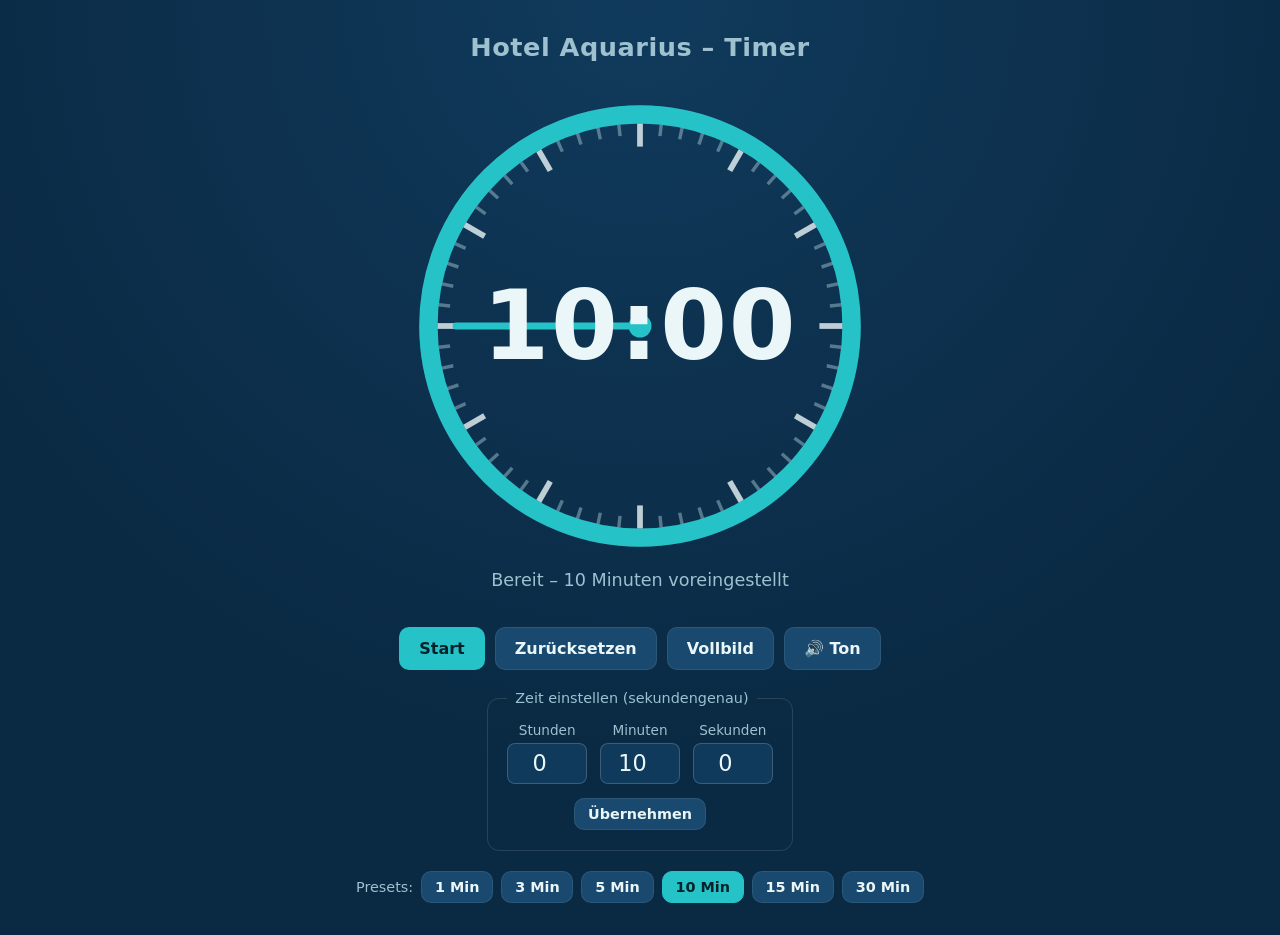
<file: web/index.html>
<!DOCTYPE html>
<html lang="de">
<head>
  <meta charset="UTF-8">
  <meta name="viewport" content="width=device-width, initial-scale=1.0">
  <title>Hotel Aquarius – Timer</title>
  <meta name="description" content="Großflächiger Timer (analog & digital) für das Hotel Aquarius – sekundengenau einstellbar, Ping alle 30 Sekunden, Jingle bei Null.">
  <link rel="stylesheet" href="css/timer.css">
</head>
<body>
  <main class="app">
    <h1 class="app__title">Hotel&nbsp;Aquarius&nbsp;– Timer</h1>

    <!-- Timer-Anzeige: analog (SVG) + digital -->
    <section class="timer" aria-label="Timer-Anzeige">
      <div class="timer__clock">
        <svg class="clock" viewBox="0 0 200 200" role="img" aria-hidden="true">
          <!-- Hintergrundring -->
          <circle class="clock__track" cx="100" cy="100" r="92"></circle>
          <!-- Ablaufender Fortschrittsbogen (wird per JS gesteuert) -->
          <circle class="clock__progress" cx="100" cy="100" r="92"></circle>
          <!-- Minuten-/Sekundenmarkierungen -->
          <g class="clock__ticks" id="clockTicks"></g>
          <!-- Sweeping-Zeiger -->
          <line class="clock__hand" id="clockHand" x1="100" y1="100" x2="100" y2="20"></line>
          <circle class="clock__center" cx="100" cy="100" r="5"></circle>
        </svg>

        <!-- Digitale Anzeige liegt mittig im Zifferblatt -->
        <div class="timer__digital" id="digital" role="timer" aria-live="off" aria-atomic="true">10:00</div>
      </div>
      <p class="timer__status" id="status" aria-live="polite">Bereit – 10 Minuten voreingestellt</p>
    </section>

    <!-- Bedienelemente -->
    <section class="controls" aria-label="Steuerung">
      <div class="controls__main">
        <button class="btn btn--primary" id="startPause" type="button">Start</button>
        <button class="btn" id="reset" type="button">Zurücksetzen</button>
        <button class="btn" id="fullscreen" type="button" aria-pressed="false">Vollbild</button>
        <button class="btn btn--toggle" id="mute" type="button" aria-pressed="false" title="Ton an/aus">🔊 Ton</button>
      </div>

      <!-- Sekundengenaue Einstellung -->
      <fieldset class="setter" id="setter">
        <legend>Zeit einstellen (sekundengenau)</legend>
        <div class="setter__inputs">
          <label class="setter__field">
            <span>Stunden</span>
            <input type="number" id="inHours" min="0" max="99" step="1" value="0" inputmode="numeric">
          </label>
          <label class="setter__field">
            <span>Minuten</span>
            <input type="number" id="inMinutes" min="0" max="59" step="1" value="10" inputmode="numeric">
          </label>
          <label class="setter__field">
            <span>Sekunden</span>
            <input type="number" id="inSeconds" min="0" max="59" step="1" value="0" inputmode="numeric">
          </label>
        </div>
        <button class="btn btn--small" id="applyTime" type="button">Übernehmen</button>
      </fieldset>

      <!-- Schnellauswahl / Presets -->
      <div class="presets" aria-label="Voreinstellungen">
        <span class="presets__label">Presets:</span>
        <button class="btn btn--small preset" data-seconds="60" type="button">1 Min</button>
        <button class="btn btn--small preset" data-seconds="180" type="button">3 Min</button>
        <button class="btn btn--small preset" data-seconds="300" type="button">5 Min</button>
        <button class="btn btn--small preset preset--default" data-seconds="600" type="button">10 Min</button>
        <button class="btn btn--small preset" data-seconds="900" type="button">15 Min</button>
        <button class="btn btn--small preset" data-seconds="1800" type="button">30 Min</button>
      </div>
    </section>
  </main>

  <script src="js/timer.js"></script>
</body>
</html>
</file>
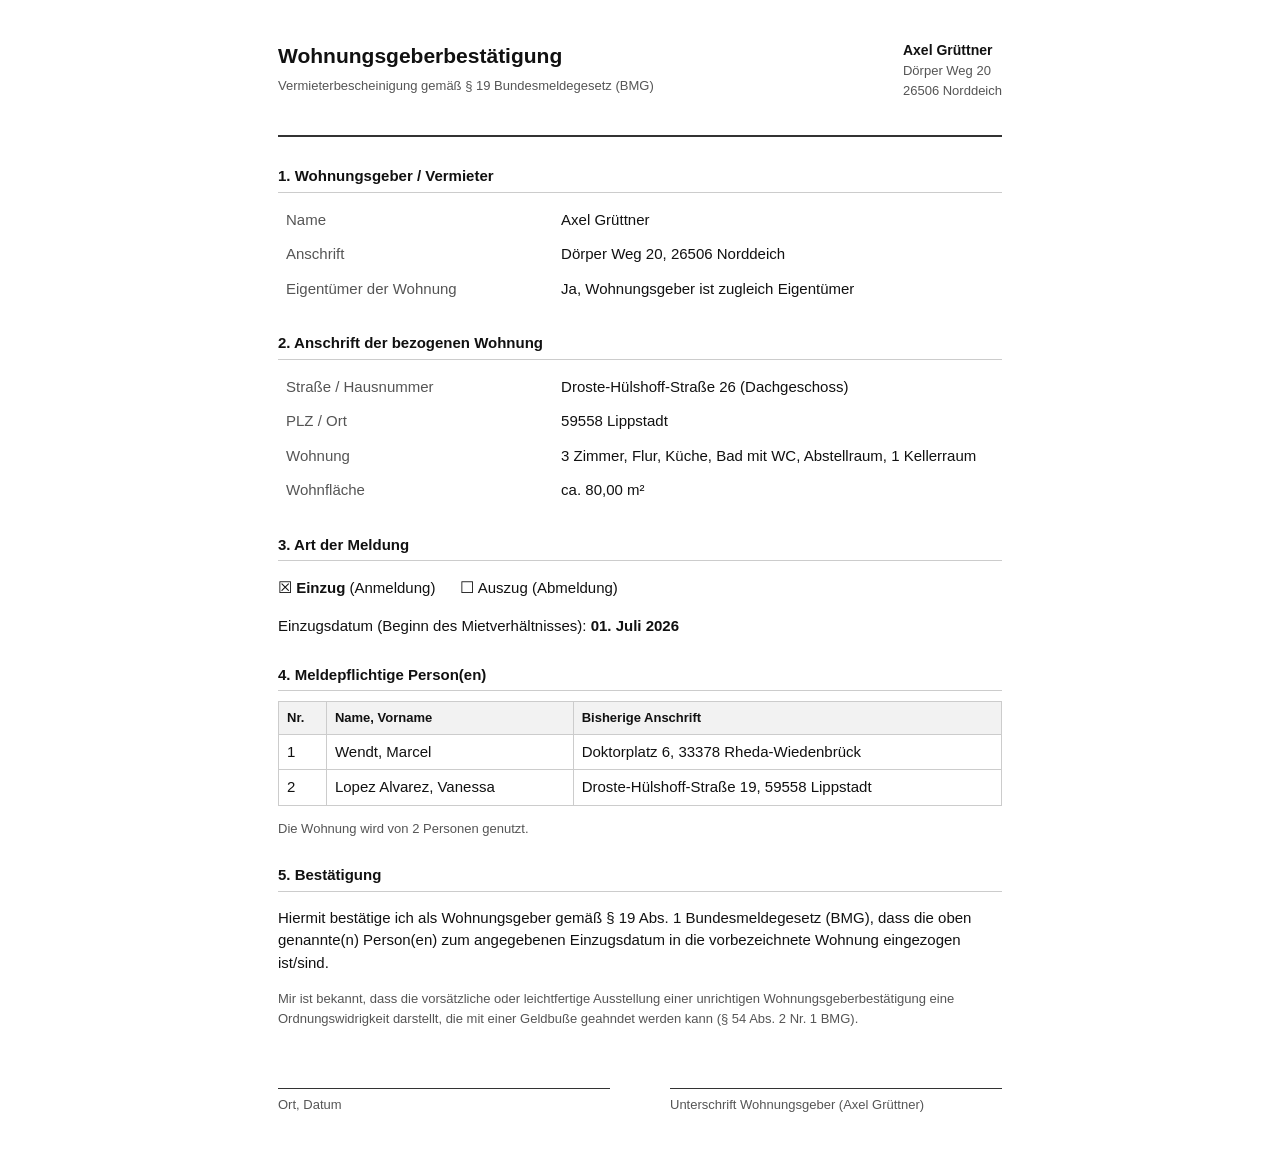
<file: dokumente/vermieterbescheinigung.html>
<!DOCTYPE html>
<html lang="de">
<head>
<meta charset="UTF-8">
<meta name="viewport" content="width=device-width, initial-scale=1.0">
<title>Wohnungsgeberbestätigung (Vermieterbescheinigung)</title>
<style>
  :root { --line: #333; --muted: #555; }
  * { box-sizing: border-box; }
  body {
    font-family: "Helvetica Neue", Arial, sans-serif;
    color: #111;
    line-height: 1.5;
    max-width: 820px;
    margin: 0 auto;
    padding: 40px 48px;
    font-size: 15px;
  }
  header { display: flex; justify-content: space-between; align-items: flex-start; border-bottom: 2px solid var(--line); padding-bottom: 12px; margin-bottom: 28px; }
  header .sender { font-size: 13px; color: var(--muted); }
  header .sender strong { color: #111; font-size: 14px; }
  h1 { font-size: 21px; margin: 0 0 4px; }
  .subtitle { font-size: 13px; color: var(--muted); margin: 0 0 28px; }
  h2 { font-size: 15px; margin: 26px 0 10px; padding-bottom: 4px; border-bottom: 1px solid #ccc; }
  table { width: 100%; border-collapse: collapse; margin: 6px 0; }
  td, th { text-align: left; vertical-align: top; padding: 6px 8px; }
  .kv td:first-child { width: 38%; color: var(--muted); }
  .persons th { background: #f2f2f2; border: 1px solid #ccc; font-size: 13px; }
  .persons td { border: 1px solid #ccc; }
  .checkbox { font-size: 16px; }
  .highlight { font-weight: bold; }
  .note { font-size: 13px; color: var(--muted); }
  .sign-row { display: flex; gap: 60px; margin-top: 60px; }
  .sign-row div { flex: 1; border-top: 1px solid var(--line); padding-top: 6px; font-size: 13px; color: var(--muted); }
  @media print {
    body { padding: 20px 24px; }
    @page { margin: 18mm; }
  }
</style>
</head>
<body>

<header>
  <div>
    <h1>Wohnungsgeberbestätigung</h1>
    <div class="subtitle">Vermieterbescheinigung gemäß § 19 Bundesmeldegesetz (BMG)</div>
  </div>
  <div class="sender">
    <strong>Axel Grüttner</strong><br>
    Dörper Weg 20<br>
    26506 Norddeich
  </div>
</header>

<h2>1. Wohnungsgeber / Vermieter</h2>
<table class="kv">
  <tr><td>Name</td><td>Axel Grüttner</td></tr>
  <tr><td>Anschrift</td><td>Dörper Weg 20, 26506 Norddeich</td></tr>
  <tr><td>Eigentümer der Wohnung</td><td>Ja, Wohnungsgeber ist zugleich Eigentümer</td></tr>
</table>

<h2>2. Anschrift der bezogenen Wohnung</h2>
<table class="kv">
  <tr><td>Straße / Hausnummer</td><td>Droste-Hülshoff-Straße 26 (Dachgeschoss)</td></tr>
  <tr><td>PLZ / Ort</td><td>59558 Lippstadt</td></tr>
  <tr><td>Wohnung</td><td>3 Zimmer, Flur, Küche, Bad mit WC, Abstellraum, 1 Kellerraum</td></tr>
  <tr><td>Wohnfläche</td><td>ca. 80,00 m²</td></tr>
</table>

<h2>3. Art der Meldung</h2>
<p>
  <span class="checkbox">&#9746;</span> <span class="highlight">Einzug</span> (Anmeldung)
  &nbsp;&nbsp;&nbsp;&nbsp;
  <span class="checkbox">&#9744;</span> Auszug (Abmeldung)
</p>
<p>Einzugsdatum (Beginn des Mietverhältnisses): <span class="highlight">01. Juli 2026</span></p>

<h2>4. Meldepflichtige Person(en)</h2>
<table class="persons">
  <tr><th>Nr.</th><th>Name, Vorname</th><th>Bisherige Anschrift</th></tr>
  <tr><td>1</td><td>Wendt, Marcel</td><td>Doktorplatz 6, 33378 Rheda-Wiedenbrück</td></tr>
  <tr><td>2</td><td>Lopez Alvarez, Vanessa</td><td>Droste-Hülshoff-Straße 19, 59558 Lippstadt</td></tr>
</table>
<p class="note">Die Wohnung wird von 2 Personen genutzt.</p>

<h2>5. Bestätigung</h2>
<p>
  Hiermit bestätige ich als Wohnungsgeber gemäß § 19 Abs. 1 Bundesmeldegesetz (BMG),
  dass die oben genannte(n) Person(en) zum angegebenen Einzugsdatum in die vorbezeichnete
  Wohnung eingezogen ist/sind.
</p>
<p class="note">
  Mir ist bekannt, dass die vorsätzliche oder leichtfertige Ausstellung einer unrichtigen
  Wohnungsgeberbestätigung eine Ordnungswidrigkeit darstellt, die mit einer Geldbuße
  geahndet werden kann (§ 54 Abs. 2 Nr. 1 BMG).
</p>

<div class="sign-row">
  <div>Ort, Datum</div>
  <div>Unterschrift Wohnungsgeber (Axel Grüttner)</div>
</div>

</body>
</html>
</file>
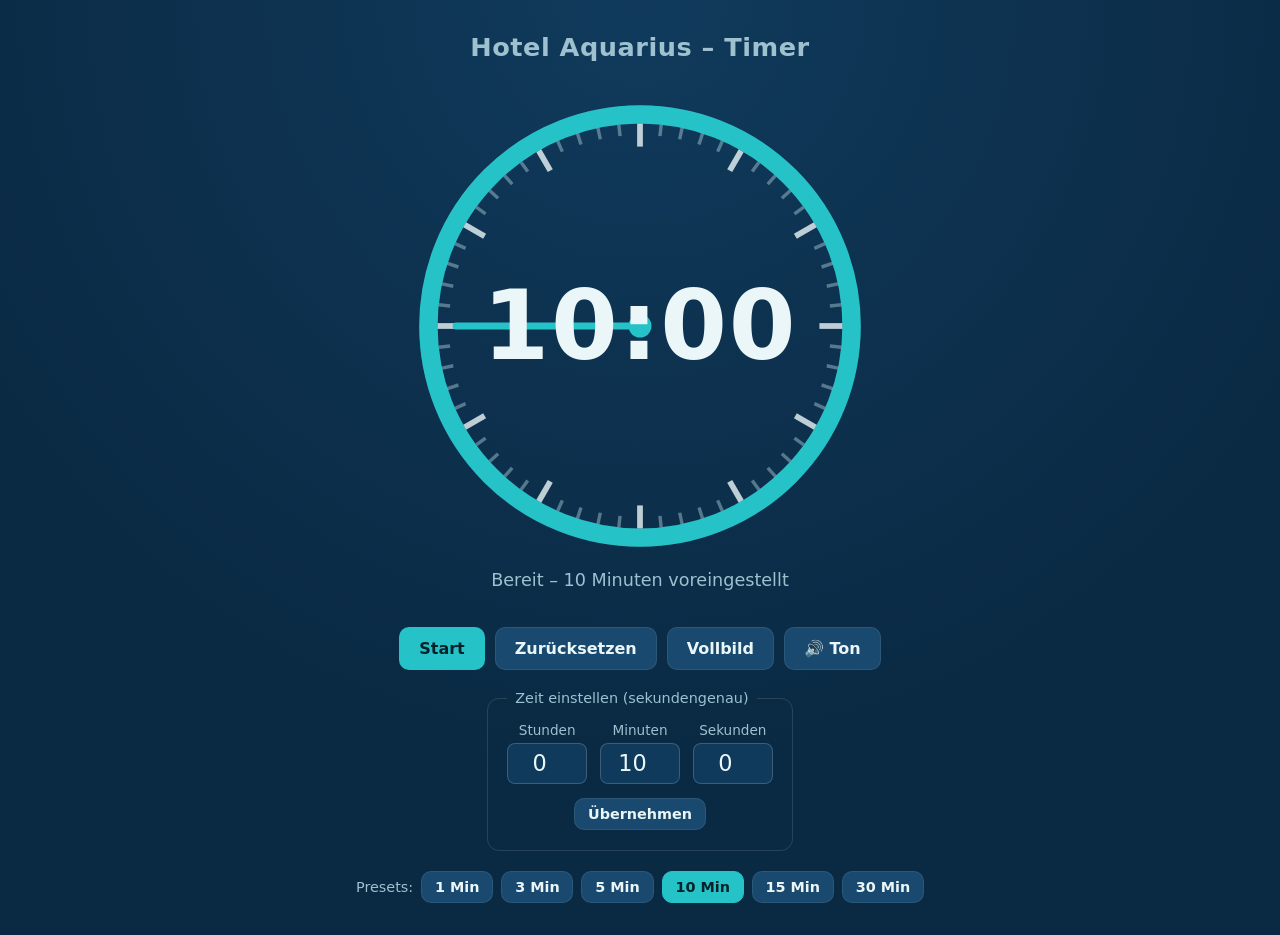
<file: web/timer.html>
<!DOCTYPE html>
<html lang="de">
<head>
  <meta charset="UTF-8">
  <meta name="viewport" content="width=device-width, initial-scale=1.0">
  <title>Hotel Aquarius – Timer</title>
  <meta name="description" content="Großflächiger Timer (analog & digital) für das Hotel Aquarius – sekundengenau einstellbar, Ping alle 30 Sekunden, Jingle bei Null.">
  <style>
/* Hotel Aquarius – Timer
   Großflächiger Timer (analog & digital). Mobile First, responsive.
   Farbwelt: Nordsee-Blau/Türkis ("Aquarius"). */

:root {
  --bg: #0a2942;
  --bg-soft: #103a5c;
  --accent: #25c2c8;       /* Türkis */
  --accent-warm: #f5a623;  /* Warnphase */
  --danger: #e2483d;       /* Endphase */
  --text: #eaf6f8;
  --text-dim: #9fc0cf;
  --track: rgba(255, 255, 255, 0.12);
  --btn-bg: #19496e;
  --btn-bg-hover: #1f5a87;
  --focus: #ffd166;
}

* { box-sizing: border-box; }

html, body {
  margin: 0;
  padding: 0;
  min-height: 100%;
}

body {
  background: radial-gradient(circle at 50% 0%, var(--bg-soft), var(--bg) 70%);
  color: var(--text);
  font-family: system-ui, -apple-system, "Segoe UI", Roboto, sans-serif;
  display: flex;
  justify-content: center;
}

.app {
  width: 100%;
  max-width: 720px;
  padding: clamp(1rem, 3vw, 2rem);
  display: flex;
  flex-direction: column;
  align-items: center;
  gap: clamp(1rem, 3vw, 2rem);
}

.app__title {
  font-size: clamp(1.1rem, 2.5vw, 1.6rem);
  font-weight: 600;
  letter-spacing: 0.02em;
  color: var(--text-dim);
  margin: 0;
  text-align: center;
}

/* ---------- Timer-Anzeige ---------- */
.timer {
  display: flex;
  flex-direction: column;
  align-items: center;
  gap: 0.75rem;
  width: 100%;
}

.timer__clock {
  position: relative;
  width: min(80vw, 60vh, 460px);
  aspect-ratio: 1 / 1;
}

.clock {
  width: 100%;
  height: 100%;
  transform: rotate(-90deg); /* 12-Uhr-Start für den Fortschrittsbogen */
}

.clock__track {
  fill: none;
  stroke: var(--track);
  stroke-width: 8;
}

.clock__progress {
  fill: none;
  stroke: var(--accent);
  stroke-width: 8;
  stroke-linecap: round;
  /* Umfang 2πr (r=92) ≈ 578.05; per JS gesetzt */
  transition: stroke 0.4s ease;
}

.clock__ticks line {
  stroke: var(--text-dim);
  stroke-width: 1.5;
  opacity: 0.5;
}
.clock__ticks line.major {
  stroke: var(--text);
  stroke-width: 2.5;
  opacity: 0.8;
}

.clock__hand {
  stroke: var(--accent);
  stroke-width: 3;
  stroke-linecap: round;
  transform-origin: 100px 100px; /* Drehpunkt = Zifferblattmitte */
  /* Drehung per JS (rAF) – keine CSS-Transition, damit kein Rückspul-Sprung bei 360°→0° */
}

.clock__center {
  fill: var(--accent);
  transform: rotate(90deg); /* gegensteuern, damit zentriert */
  transform-origin: 100px 100px;
}

.timer__digital {
  position: absolute;
  inset: 0;
  display: flex;
  align-items: center;
  justify-content: center;
  font-variant-numeric: tabular-nums;
  font-weight: 700;
  font-size: clamp(2.5rem, 14vw, 6rem);
  letter-spacing: 0.02em;
  line-height: 1;
  pointer-events: none;
}

.timer__status {
  margin: 0;
  min-height: 1.4em;
  color: var(--text-dim);
  font-size: clamp(0.9rem, 2.5vw, 1.1rem);
  text-align: center;
}

/* Zustands-Farben (per JS-Klassen am <body>) */
body.is-warn .clock__progress { stroke: var(--accent-warm); }
body.is-warn .timer__digital { color: var(--accent-warm); }
body.is-danger .clock__progress { stroke: var(--danger); }
body.is-danger .timer__digital { color: var(--danger); }

body.is-finished .timer__digital {
  color: var(--danger);
  animation: blink 0.7s steps(2, start) infinite;
}
@keyframes blink { to { opacity: 0.25; } }

/* ---------- Controls ---------- */
.controls {
  width: 100%;
  display: flex;
  flex-direction: column;
  align-items: center;
  gap: 1.25rem;
}

.controls__main {
  display: flex;
  flex-wrap: wrap;
  gap: 0.6rem;
  justify-content: center;
}

.btn {
  font: inherit;
  font-weight: 600;
  color: var(--text);
  background: var(--btn-bg);
  border: 1px solid rgba(255, 255, 255, 0.08);
  border-radius: 10px;
  padding: 0.7rem 1.2rem;
  cursor: pointer;
  transition: background 0.15s ease, transform 0.05s ease;
}
.btn:hover { background: var(--btn-bg-hover); }
.btn:active { transform: translateY(1px); }
.btn:focus-visible { outline: 3px solid var(--focus); outline-offset: 2px; }

.btn--primary {
  background: var(--accent);
  color: #04222a;
  border-color: transparent;
}
.btn--primary:hover { background: #36d3d9; }

.btn--small { padding: 0.45rem 0.8rem; font-size: 0.9rem; }

.btn--toggle[aria-pressed="true"] { opacity: 0.55; }

/* Sekundengenaue Einstellung */
.setter {
  border: 1px solid rgba(255, 255, 255, 0.12);
  border-radius: 12px;
  padding: 1rem 1.2rem 1.2rem;
  display: flex;
  flex-direction: column;
  gap: 0.9rem;
  align-items: center;
}
.setter legend {
  padding: 0 0.5rem;
  color: var(--text-dim);
  font-size: 0.9rem;
}
.setter__inputs {
  display: flex;
  gap: 0.8rem;
  flex-wrap: wrap;
  justify-content: center;
}
.setter__field {
  display: flex;
  flex-direction: column;
  align-items: center;
  gap: 0.3rem;
  font-size: 0.85rem;
  color: var(--text-dim);
}
.setter__field input {
  width: 5rem;
  font: inherit;
  font-size: 1.4rem;
  font-variant-numeric: tabular-nums;
  text-align: center;
  padding: 0.4rem;
  border-radius: 8px;
  border: 1px solid rgba(255, 255, 255, 0.18);
  background: var(--bg-soft);
  color: var(--text);
}
.setter__field input:focus-visible {
  outline: 3px solid var(--focus);
  outline-offset: 1px;
}

/* Presets */
.presets {
  display: flex;
  flex-wrap: wrap;
  gap: 0.5rem;
  align-items: center;
  justify-content: center;
}
.presets__label { color: var(--text-dim); font-size: 0.9rem; }
.preset--default { border-color: var(--accent); }
.preset[aria-current="true"] {
  background: var(--accent);
  color: #04222a;
}

/* Reduzierte Bewegung respektieren */
@media (prefers-reduced-motion: reduce) {
  .clock__hand { transition: none !important; }
  body.is-finished .timer__digital { animation: none; }
}

  </style>
</head>
<body>
  <main class="app">
    <h1 class="app__title">Hotel&nbsp;Aquarius&nbsp;– Timer</h1>

    <!-- Timer-Anzeige: analog (SVG) + digital -->
    <section class="timer" aria-label="Timer-Anzeige">
      <div class="timer__clock">
        <svg class="clock" viewBox="0 0 200 200" role="img" aria-hidden="true">
          <!-- Hintergrundring -->
          <circle class="clock__track" cx="100" cy="100" r="92"></circle>
          <!-- Ablaufender Fortschrittsbogen (wird per JS gesteuert) -->
          <circle class="clock__progress" cx="100" cy="100" r="92"></circle>
          <!-- Minuten-/Sekundenmarkierungen -->
          <g class="clock__ticks" id="clockTicks"></g>
          <!-- Sweeping-Zeiger -->
          <line class="clock__hand" id="clockHand" x1="100" y1="100" x2="100" y2="20"></line>
          <circle class="clock__center" cx="100" cy="100" r="5"></circle>
        </svg>

        <!-- Digitale Anzeige liegt mittig im Zifferblatt -->
        <div class="timer__digital" id="digital" role="timer" aria-live="off" aria-atomic="true">10:00</div>
      </div>
      <p class="timer__status" id="status" aria-live="polite">Bereit – 10 Minuten voreingestellt</p>
    </section>

    <!-- Bedienelemente -->
    <section class="controls" aria-label="Steuerung">
      <div class="controls__main">
        <button class="btn btn--primary" id="startPause" type="button">Start</button>
        <button class="btn" id="reset" type="button">Zurücksetzen</button>
        <button class="btn" id="fullscreen" type="button" aria-pressed="false">Vollbild</button>
        <button class="btn btn--toggle" id="mute" type="button" aria-pressed="false" title="Ton an/aus">🔊 Ton</button>
      </div>

      <!-- Sekundengenaue Einstellung -->
      <fieldset class="setter" id="setter">
        <legend>Zeit einstellen (sekundengenau)</legend>
        <div class="setter__inputs">
          <label class="setter__field">
            <span>Stunden</span>
            <input type="number" id="inHours" min="0" max="99" step="1" value="0" inputmode="numeric">
          </label>
          <label class="setter__field">
            <span>Minuten</span>
            <input type="number" id="inMinutes" min="0" max="59" step="1" value="10" inputmode="numeric">
          </label>
          <label class="setter__field">
            <span>Sekunden</span>
            <input type="number" id="inSeconds" min="0" max="59" step="1" value="0" inputmode="numeric">
          </label>
        </div>
        <button class="btn btn--small" id="applyTime" type="button">Übernehmen</button>
      </fieldset>

      <!-- Schnellauswahl / Presets -->
      <div class="presets" aria-label="Voreinstellungen">
        <span class="presets__label">Presets:</span>
        <button class="btn btn--small preset" data-seconds="60" type="button">1 Min</button>
        <button class="btn btn--small preset" data-seconds="180" type="button">3 Min</button>
        <button class="btn btn--small preset" data-seconds="300" type="button">5 Min</button>
        <button class="btn btn--small preset preset--default" data-seconds="600" type="button">10 Min</button>
        <button class="btn btn--small preset" data-seconds="900" type="button">15 Min</button>
        <button class="btn btn--small preset" data-seconds="1800" type="button">30 Min</button>
      </div>
    </section>
  </main>

  <script>
/* Hotel Aquarius – Großflächiger Timer (analog & digital)
 *
 * Funktionen:
 *  - Analoge Anzeige (SVG-Zifferblatt mit ablaufendem Bogen + sweepender Zeiger)
 *  - Digitale Anzeige (HH:MM:SS bzw. MM:SS)
 *  - Sekundengenau einstellbar, Voreinstellung 10 Minuten
 *  - Kleiner Ping alle 30 Sekunden
 *  - Jingle beim Erreichen von Null
 *
 * Die verbleibende Zeit wird aus der realen Uhr (performance.now) berechnet,
 * damit der Timer auch über lange Laufzeiten driftfrei bleibt.
 */
(() => {
  "use strict";

  const DEFAULT_SECONDS = 600; // 10 Minuten voreingestellt
  const PING_INTERVAL = 30;    // Ping alle 30 Sekunden
  const WARN_AT = 60;          // Warnphase ab 60 s (gelb)
  const DANGER_AT = 10;        // Endphase ab 10 s (rot)
  const RADIUS = 92;
  const CIRCUMFERENCE = 2 * Math.PI * RADIUS;

  // ---------- DOM ----------
  const el = {
    digital: document.getElementById("digital"),
    status: document.getElementById("status"),
    progress: document.querySelector(".clock__progress"),
    hand: document.getElementById("clockHand"),
    ticks: document.getElementById("clockTicks"),
    startPause: document.getElementById("startPause"),
    reset: document.getElementById("reset"),
    fullscreen: document.getElementById("fullscreen"),
    mute: document.getElementById("mute"),
    inHours: document.getElementById("inHours"),
    inMinutes: document.getElementById("inMinutes"),
    inSeconds: document.getElementById("inSeconds"),
    applyTime: document.getElementById("applyTime"),
    presets: Array.from(document.querySelectorAll(".preset")),
  };

  // ---------- Zustand ----------
  const state = {
    totalSeconds: DEFAULT_SECONDS,   // eingestellte Gesamtzeit
    remaining: DEFAULT_SECONDS,      // verbleibende Zeit (Sekunden, fraktional)
    running: false,
    finished: false,
    muted: false,
    endTime: 0,            // performance.now()-Zeitstempel des Nullpunkts
    rafId: 0,
    lastPingSecond: null,  // zuletzt "gepingte" volle Sekunde (Mehrfach-Pings vermeiden)
  };

  // ---------- Audio (Web Audio API – keine externen Dateien) ----------
  let audioCtx = null;

  function ensureAudio() {
    if (state.muted) return null;
    if (!audioCtx) {
      const Ctx = window.AudioContext || window.webkitAudioContext;
      if (!Ctx) return null;
      audioCtx = new Ctx();
    }
    if (audioCtx.state === "suspended") audioCtx.resume();
    return audioCtx;
  }

  /** Einzelner Ton mit sanfter Hüllkurve. */
  function tone(freq, start, duration, peak = 0.25, type = "sine") {
    const ctx = audioCtx;
    if (!ctx) return;
    const osc = ctx.createOscillator();
    const gain = ctx.createGain();
    osc.type = type;
    osc.frequency.value = freq;
    const t0 = ctx.currentTime + start;
    gain.gain.setValueAtTime(0.0001, t0);
    gain.gain.exponentialRampToValueAtTime(peak, t0 + 0.02);
    gain.gain.exponentialRampToValueAtTime(0.0001, t0 + duration);
    osc.connect(gain).connect(ctx.destination);
    osc.start(t0);
    osc.stop(t0 + duration + 0.05);
  }

  /** Kleiner, dezenter Ping. */
  function playPing() {
    if (!ensureAudio()) return;
    tone(880, 0, 0.18, 0.2, "sine");
  }

  /** Jingle beim Erreichen von Null (kleine aufsteigende Melodie + Akkord). */
  function playJingle() {
    if (!ensureAudio()) return;
    const notes = [523.25, 659.25, 783.99, 1046.5]; // C5 E5 G5 C6
    notes.forEach((f, i) => tone(f, i * 0.16, 0.32, 0.28, "triangle"));
    // Abschluss-Akkord
    tone(523.25, 0.7, 0.9, 0.18, "sine");
    tone(783.99, 0.7, 0.9, 0.18, "sine");
    tone(1046.5, 0.7, 0.9, 0.18, "sine");
  }

  // ---------- Hilfsfunktionen ----------
  function clamp(n, min, max) { return Math.min(max, Math.max(min, n)); }

  function formatTime(totalSec) {
    const s = Math.max(0, Math.ceil(totalSec));
    const h = Math.floor(s / 3600);
    const m = Math.floor((s % 3600) / 60);
    const sec = s % 60;
    const pad = (n) => String(n).padStart(2, "0");
    return h > 0 ? `${pad(h)}:${pad(m)}:${pad(sec)}` : `${pad(m)}:${pad(sec)}`;
  }

  // ---------- Zifferblatt ----------
  function buildTicks() {
    const ns = "http://www.w3.org/2000/svg";
    const frag = document.createDocumentFragment();
    for (let i = 0; i < 60; i++) {
      const major = i % 5 === 0;
      const angle = (i / 60) * 2 * Math.PI;
      const outer = RADIUS - 4;
      const inner = RADIUS - (major ? 14 : 9);
      const line = document.createElementNS(ns, "line");
      line.setAttribute("x1", (100 + Math.sin(angle) * outer).toFixed(2));
      line.setAttribute("y1", (100 - Math.cos(angle) * outer).toFixed(2));
      line.setAttribute("x2", (100 + Math.sin(angle) * inner).toFixed(2));
      line.setAttribute("y2", (100 - Math.cos(angle) * inner).toFixed(2));
      if (major) line.classList.add("major");
      frag.appendChild(line);
    }
    el.ticks.appendChild(frag);
    el.progress.style.strokeDasharray = String(CIRCUMFERENCE);
  }

  // ---------- Render ----------
  function render() {
    const remaining = state.remaining;

    // Digital
    el.digital.textContent = formatTime(remaining);

    // Fortschrittsbogen (voll = ganze Zeit übrig, leer = abgelaufen)
    const fraction = state.totalSeconds > 0
      ? clamp(remaining / state.totalSeconds, 0, 1)
      : 0;
    el.progress.style.strokeDashoffset = String(CIRCUMFERENCE * (1 - fraction));

    // Sweepender Zeiger: eine Umdrehung pro Minute, im Uhrzeigersinn mit ablaufender Zeit
    const elapsed = state.totalSeconds - remaining;
    const angle = ((elapsed % 60) / 60) * 360;
    el.hand.style.transform = `rotate(${angle}deg)`;

    // Zustandsfarben
    document.body.classList.toggle("is-warn", !state.finished && remaining <= WARN_AT && remaining > DANGER_AT);
    document.body.classList.toggle("is-danger", !state.finished && remaining <= DANGER_AT && remaining > 0);
    document.body.classList.toggle("is-finished", state.finished);
  }

  // ---------- Lauf-Schleife ----------
  function loop() {
    const now = performance.now();
    state.remaining = Math.max(0, (state.endTime - now) / 1000);

    handleSoundCues();
    render();

    if (state.remaining <= 0) {
      finish();
      return;
    }
    state.rafId = requestAnimationFrame(loop);
  }

  function handleSoundCues() {
    const whole = Math.ceil(state.remaining);
    if (whole === state.lastPingSecond) return;
    state.lastPingSecond = whole;
    // Ping bei jedem 30-Sekunden-Schritt, aber nicht beim Start und nicht bei Null
    if (whole > 0 && whole < state.totalSeconds && whole % PING_INTERVAL === 0) {
      playPing();
    }
  }

  // ---------- Steuerung ----------
  function start() {
    if (state.running) return;
    if (state.remaining <= 0) state.remaining = state.totalSeconds;
    ensureAudio(); // im Nutzer-Gesten-Kontext freischalten
    state.finished = false;
    state.running = true;
    state.lastPingSecond = Math.ceil(state.remaining);
    state.endTime = performance.now() + state.remaining * 1000;
    el.startPause.textContent = "Pause";
    setStatus(`Läuft – noch ${formatTime(state.remaining)}`);
    setInputsDisabled(true);
    state.rafId = requestAnimationFrame(loop);
  }

  function pause() {
    if (!state.running) return;
    cancelAnimationFrame(state.rafId);
    state.running = false;
    el.startPause.textContent = "Weiter";
    setStatus(`Pausiert – noch ${formatTime(state.remaining)}`);
    setInputsDisabled(false);
  }

  function toggleStartPause() {
    state.running ? pause() : start();
  }

  function finish() {
    cancelAnimationFrame(state.rafId);
    state.running = false;
    state.finished = true;
    state.remaining = 0;
    el.startPause.textContent = "Start";
    render();
    setStatus("Zeit abgelaufen!");
    setInputsDisabled(false);
    playJingle();
  }

  function reset() {
    cancelAnimationFrame(state.rafId);
    state.running = false;
    state.finished = false;
    state.remaining = state.totalSeconds;
    state.lastPingSecond = null;
    el.startPause.textContent = "Start";
    setStatus(`Bereit – ${formatTime(state.totalSeconds)} eingestellt`);
    setInputsDisabled(false);
    render();
  }

  function setTotal(seconds, { quiet = false } = {}) {
    state.totalSeconds = clamp(Math.round(seconds), 1, 99 * 3600 + 59 * 60 + 59);
    syncInputs();
    reset();
    if (!quiet) setStatus(`Eingestellt: ${formatTime(state.totalSeconds)}`);
  }

  // ---------- UI-Helfer ----------
  function setStatus(text) { el.status.textContent = text; }

  function setInputsDisabled(disabled) {
    [el.inHours, el.inMinutes, el.inSeconds, el.applyTime, ...el.presets]
      .forEach((node) => { node.disabled = disabled; });
  }

  function syncInputs() {
    const s = state.totalSeconds;
    el.inHours.value = Math.floor(s / 3600);
    el.inMinutes.value = Math.floor((s % 3600) / 60);
    el.inSeconds.value = s % 60;
    markActivePreset();
  }

  function markActivePreset() {
    el.presets.forEach((btn) => {
      const active = Number(btn.dataset.seconds) === state.totalSeconds;
      btn.setAttribute("aria-current", active ? "true" : "false");
    });
  }

  function readInputs() {
    const h = clamp(parseInt(el.inHours.value, 10) || 0, 0, 99);
    const m = clamp(parseInt(el.inMinutes.value, 10) || 0, 0, 59);
    const s = clamp(parseInt(el.inSeconds.value, 10) || 0, 0, 59);
    return h * 3600 + m * 60 + s;
  }

  function toggleFullscreen() {
    if (!document.fullscreenElement) {
      document.documentElement.requestFullscreen?.();
    } else {
      document.exitFullscreen?.();
    }
  }

  function toggleMute() {
    state.muted = !state.muted;
    el.mute.setAttribute("aria-pressed", String(state.muted));
    el.mute.textContent = state.muted ? "🔇 Stumm" : "🔊 Ton";
  }

  // ---------- Events ----------
  function bindEvents() {
    el.startPause.addEventListener("click", toggleStartPause);
    el.reset.addEventListener("click", reset);
    el.fullscreen.addEventListener("click", toggleFullscreen);
    el.mute.addEventListener("click", toggleMute);

    el.applyTime.addEventListener("click", () => {
      const total = readInputs();
      if (total < 1) { setStatus("Bitte eine Zeit größer als 0 einstellen."); return; }
      setTotal(total);
    });

    el.presets.forEach((btn) => {
      btn.addEventListener("click", () => setTotal(Number(btn.dataset.seconds)));
    });

    document.addEventListener("fullscreenchange", () => {
      el.fullscreen.setAttribute("aria-pressed", String(!!document.fullscreenElement));
    });

    // Leertaste = Start/Pause (außer in Eingabefeldern)
    document.addEventListener("keydown", (e) => {
      if (e.code === "Space" && !["INPUT", "BUTTON"].includes(e.target.tagName)) {
        e.preventDefault();
        toggleStartPause();
      }
    });
  }

  // ---------- Init ----------
  function init() {
    buildTicks();
    bindEvents();
    syncInputs();
    render();
  }

  init();
})();

  </script>
</body>
</html>
</file>
<file: web/css/timer.css>
/* Hotel Aquarius – Timer
   Großflächiger Timer (analog & digital). Mobile First, responsive.
   Farbwelt: Nordsee-Blau/Türkis ("Aquarius"). */

:root {
  --bg: #0a2942;
  --bg-soft: #103a5c;
  --accent: #25c2c8;       /* Türkis */
  --accent-warm: #f5a623;  /* Warnphase */
  --danger: #e2483d;       /* Endphase */
  --text: #eaf6f8;
  --text-dim: #9fc0cf;
  --track: rgba(255, 255, 255, 0.12);
  --btn-bg: #19496e;
  --btn-bg-hover: #1f5a87;
  --focus: #ffd166;
}

* { box-sizing: border-box; }

html, body {
  margin: 0;
  padding: 0;
  min-height: 100%;
}

body {
  background: radial-gradient(circle at 50% 0%, var(--bg-soft), var(--bg) 70%);
  color: var(--text);
  font-family: system-ui, -apple-system, "Segoe UI", Roboto, sans-serif;
  display: flex;
  justify-content: center;
}

.app {
  width: 100%;
  max-width: 720px;
  padding: clamp(1rem, 3vw, 2rem);
  display: flex;
  flex-direction: column;
  align-items: center;
  gap: clamp(1rem, 3vw, 2rem);
}

.app__title {
  font-size: clamp(1.1rem, 2.5vw, 1.6rem);
  font-weight: 600;
  letter-spacing: 0.02em;
  color: var(--text-dim);
  margin: 0;
  text-align: center;
}

/* ---------- Timer-Anzeige ---------- */
.timer {
  display: flex;
  flex-direction: column;
  align-items: center;
  gap: 0.75rem;
  width: 100%;
}

.timer__clock {
  position: relative;
  width: min(80vw, 60vh, 460px);
  aspect-ratio: 1 / 1;
}

.clock {
  width: 100%;
  height: 100%;
  transform: rotate(-90deg); /* 12-Uhr-Start für den Fortschrittsbogen */
}

.clock__track {
  fill: none;
  stroke: var(--track);
  stroke-width: 8;
}

.clock__progress {
  fill: none;
  stroke: var(--accent);
  stroke-width: 8;
  stroke-linecap: round;
  /* Umfang 2πr (r=92) ≈ 578.05; per JS gesetzt */
  transition: stroke 0.4s ease;
}

.clock__ticks line {
  stroke: var(--text-dim);
  stroke-width: 1.5;
  opacity: 0.5;
}
.clock__ticks line.major {
  stroke: var(--text);
  stroke-width: 2.5;
  opacity: 0.8;
}

.clock__hand {
  stroke: var(--accent);
  stroke-width: 3;
  stroke-linecap: round;
  transform-origin: 100px 100px; /* Drehpunkt = Zifferblattmitte */
  /* Drehung per JS (rAF) – keine CSS-Transition, damit kein Rückspul-Sprung bei 360°→0° */
}

.clock__center {
  fill: var(--accent);
  transform: rotate(90deg); /* gegensteuern, damit zentriert */
  transform-origin: 100px 100px;
}

.timer__digital {
  position: absolute;
  inset: 0;
  display: flex;
  align-items: center;
  justify-content: center;
  font-variant-numeric: tabular-nums;
  font-weight: 700;
  font-size: clamp(2.5rem, 14vw, 6rem);
  letter-spacing: 0.02em;
  line-height: 1;
  pointer-events: none;
}

.timer__status {
  margin: 0;
  min-height: 1.4em;
  color: var(--text-dim);
  font-size: clamp(0.9rem, 2.5vw, 1.1rem);
  text-align: center;
}

/* Zustands-Farben (per JS-Klassen am <body>) */
body.is-warn .clock__progress { stroke: var(--accent-warm); }
body.is-warn .timer__digital { color: var(--accent-warm); }
body.is-danger .clock__progress { stroke: var(--danger); }
body.is-danger .timer__digital { color: var(--danger); }

body.is-finished .timer__digital {
  color: var(--danger);
  animation: blink 0.7s steps(2, start) infinite;
}
@keyframes blink { to { opacity: 0.25; } }

/* ---------- Controls ---------- */
.controls {
  width: 100%;
  display: flex;
  flex-direction: column;
  align-items: center;
  gap: 1.25rem;
}

.controls__main {
  display: flex;
  flex-wrap: wrap;
  gap: 0.6rem;
  justify-content: center;
}

.btn {
  font: inherit;
  font-weight: 600;
  color: var(--text);
  background: var(--btn-bg);
  border: 1px solid rgba(255, 255, 255, 0.08);
  border-radius: 10px;
  padding: 0.7rem 1.2rem;
  cursor: pointer;
  transition: background 0.15s ease, transform 0.05s ease;
}
.btn:hover { background: var(--btn-bg-hover); }
.btn:active { transform: translateY(1px); }
.btn:focus-visible { outline: 3px solid var(--focus); outline-offset: 2px; }

.btn--primary {
  background: var(--accent);
  color: #04222a;
  border-color: transparent;
}
.btn--primary:hover { background: #36d3d9; }

.btn--small { padding: 0.45rem 0.8rem; font-size: 0.9rem; }

.btn--toggle[aria-pressed="true"] { opacity: 0.55; }

/* Sekundengenaue Einstellung */
.setter {
  border: 1px solid rgba(255, 255, 255, 0.12);
  border-radius: 12px;
  padding: 1rem 1.2rem 1.2rem;
  display: flex;
  flex-direction: column;
  gap: 0.9rem;
  align-items: center;
}
.setter legend {
  padding: 0 0.5rem;
  color: var(--text-dim);
  font-size: 0.9rem;
}
.setter__inputs {
  display: flex;
  gap: 0.8rem;
  flex-wrap: wrap;
  justify-content: center;
}
.setter__field {
  display: flex;
  flex-direction: column;
  align-items: center;
  gap: 0.3rem;
  font-size: 0.85rem;
  color: var(--text-dim);
}
.setter__field input {
  width: 5rem;
  font: inherit;
  font-size: 1.4rem;
  font-variant-numeric: tabular-nums;
  text-align: center;
  padding: 0.4rem;
  border-radius: 8px;
  border: 1px solid rgba(255, 255, 255, 0.18);
  background: var(--bg-soft);
  color: var(--text);
}
.setter__field input:focus-visible {
  outline: 3px solid var(--focus);
  outline-offset: 1px;
}

/* Presets */
.presets {
  display: flex;
  flex-wrap: wrap;
  gap: 0.5rem;
  align-items: center;
  justify-content: center;
}
.presets__label { color: var(--text-dim); font-size: 0.9rem; }
.preset--default { border-color: var(--accent); }
.preset[aria-current="true"] {
  background: var(--accent);
  color: #04222a;
}

/* Reduzierte Bewegung respektieren */
@media (prefers-reduced-motion: reduce) {
  .clock__hand { transition: none !important; }
  body.is-finished .timer__digital { animation: none; }
}
</file>
